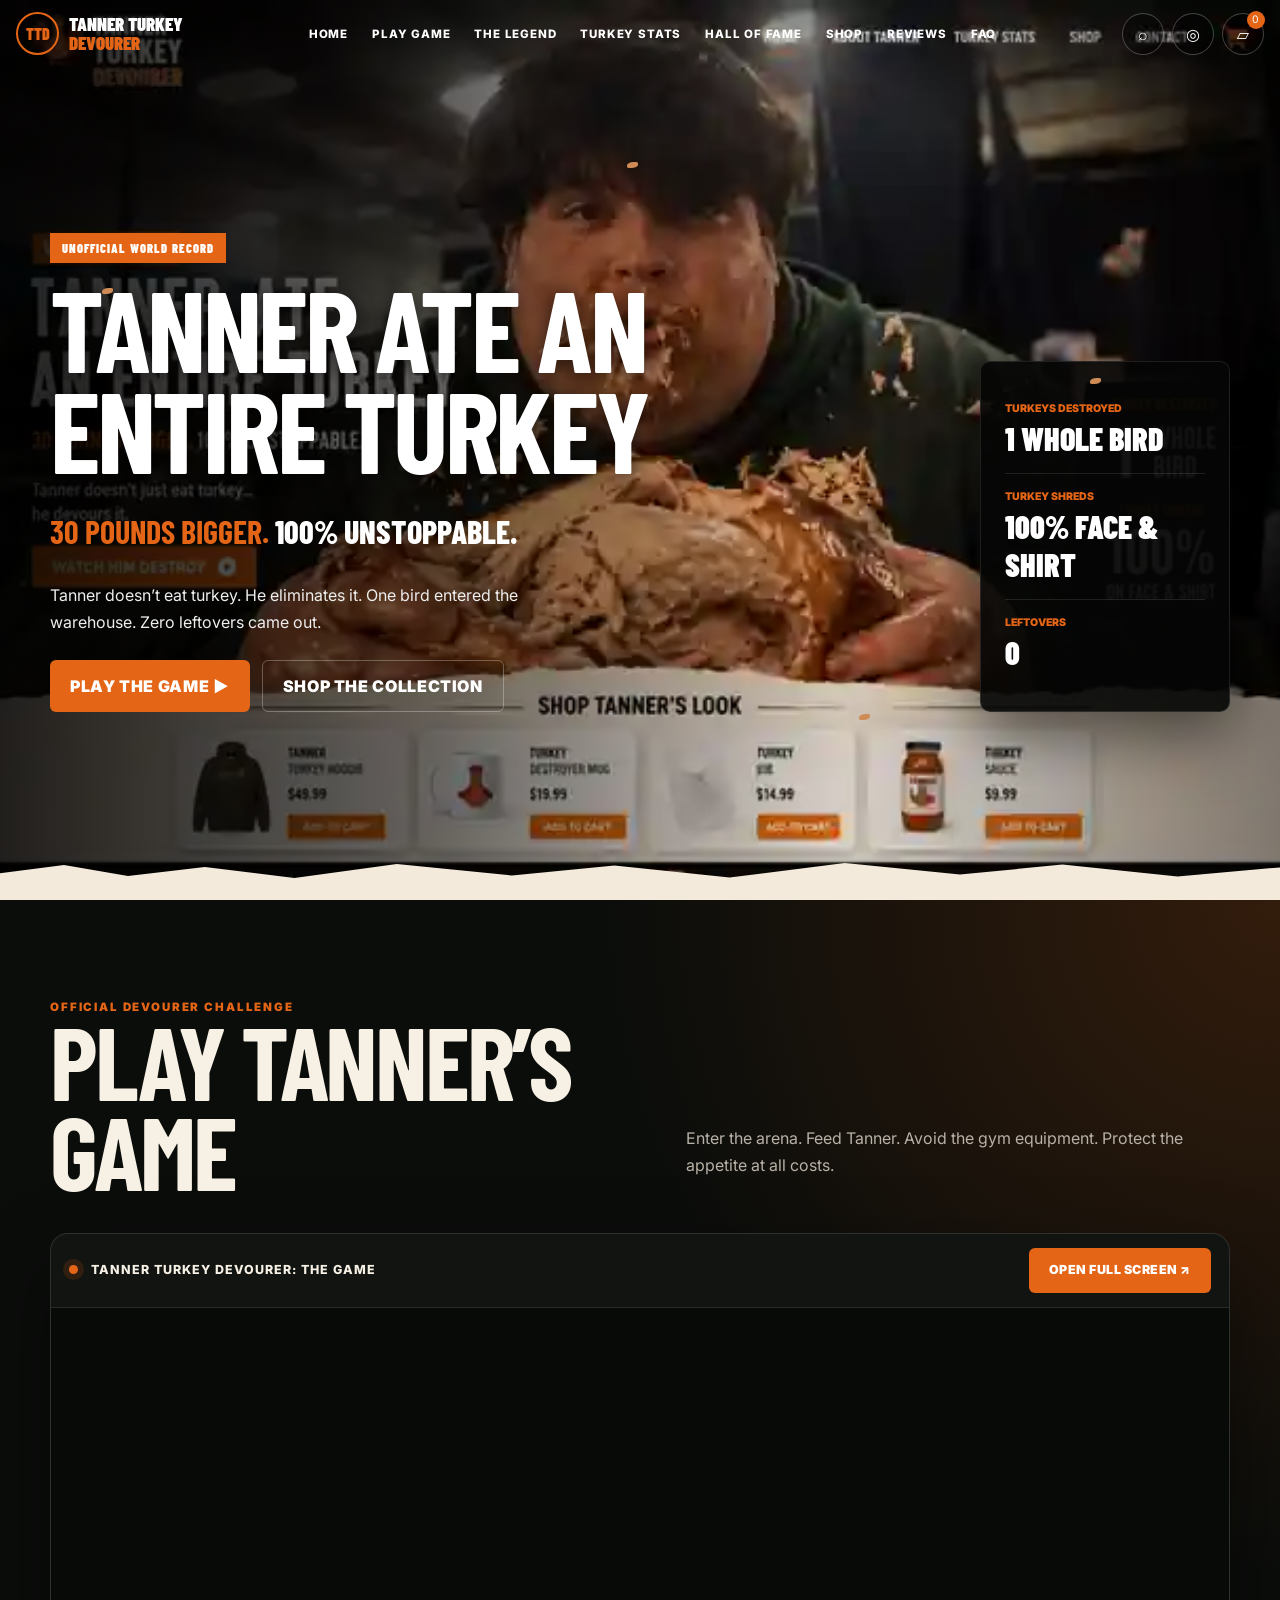
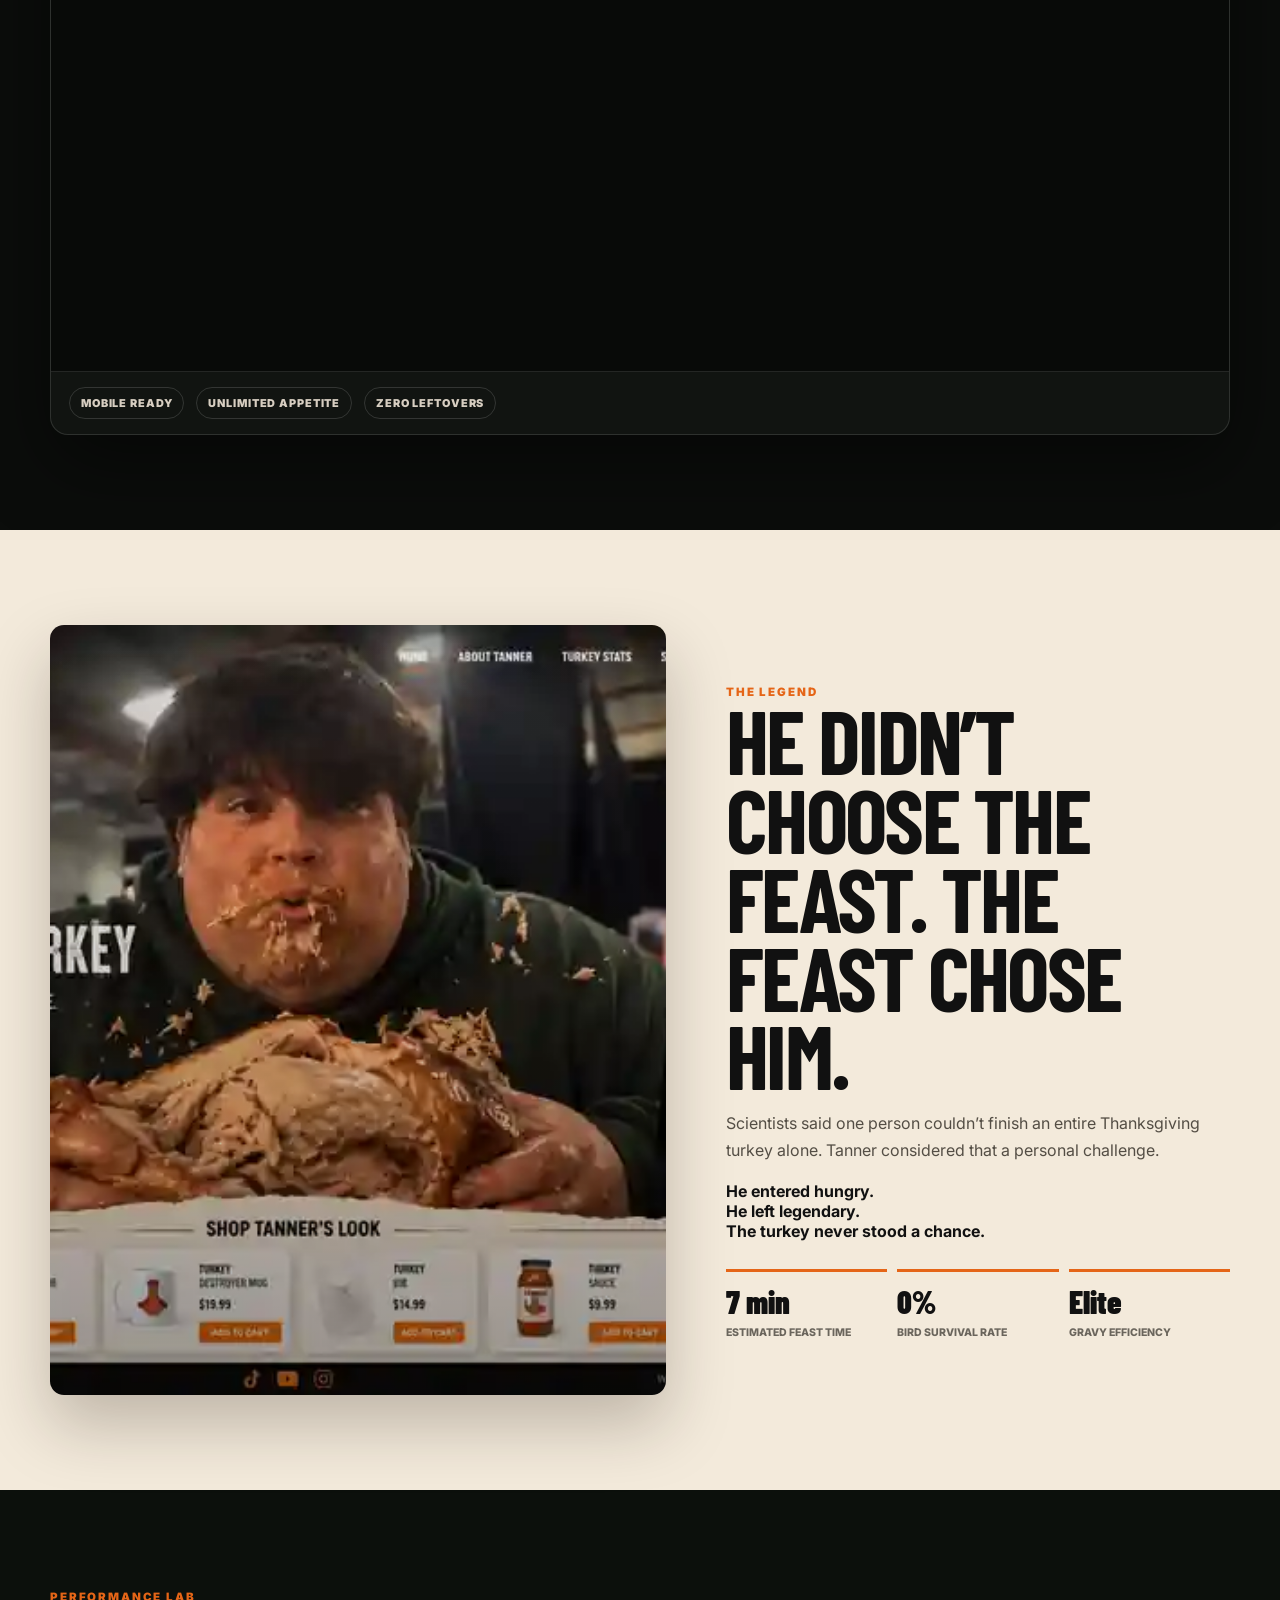
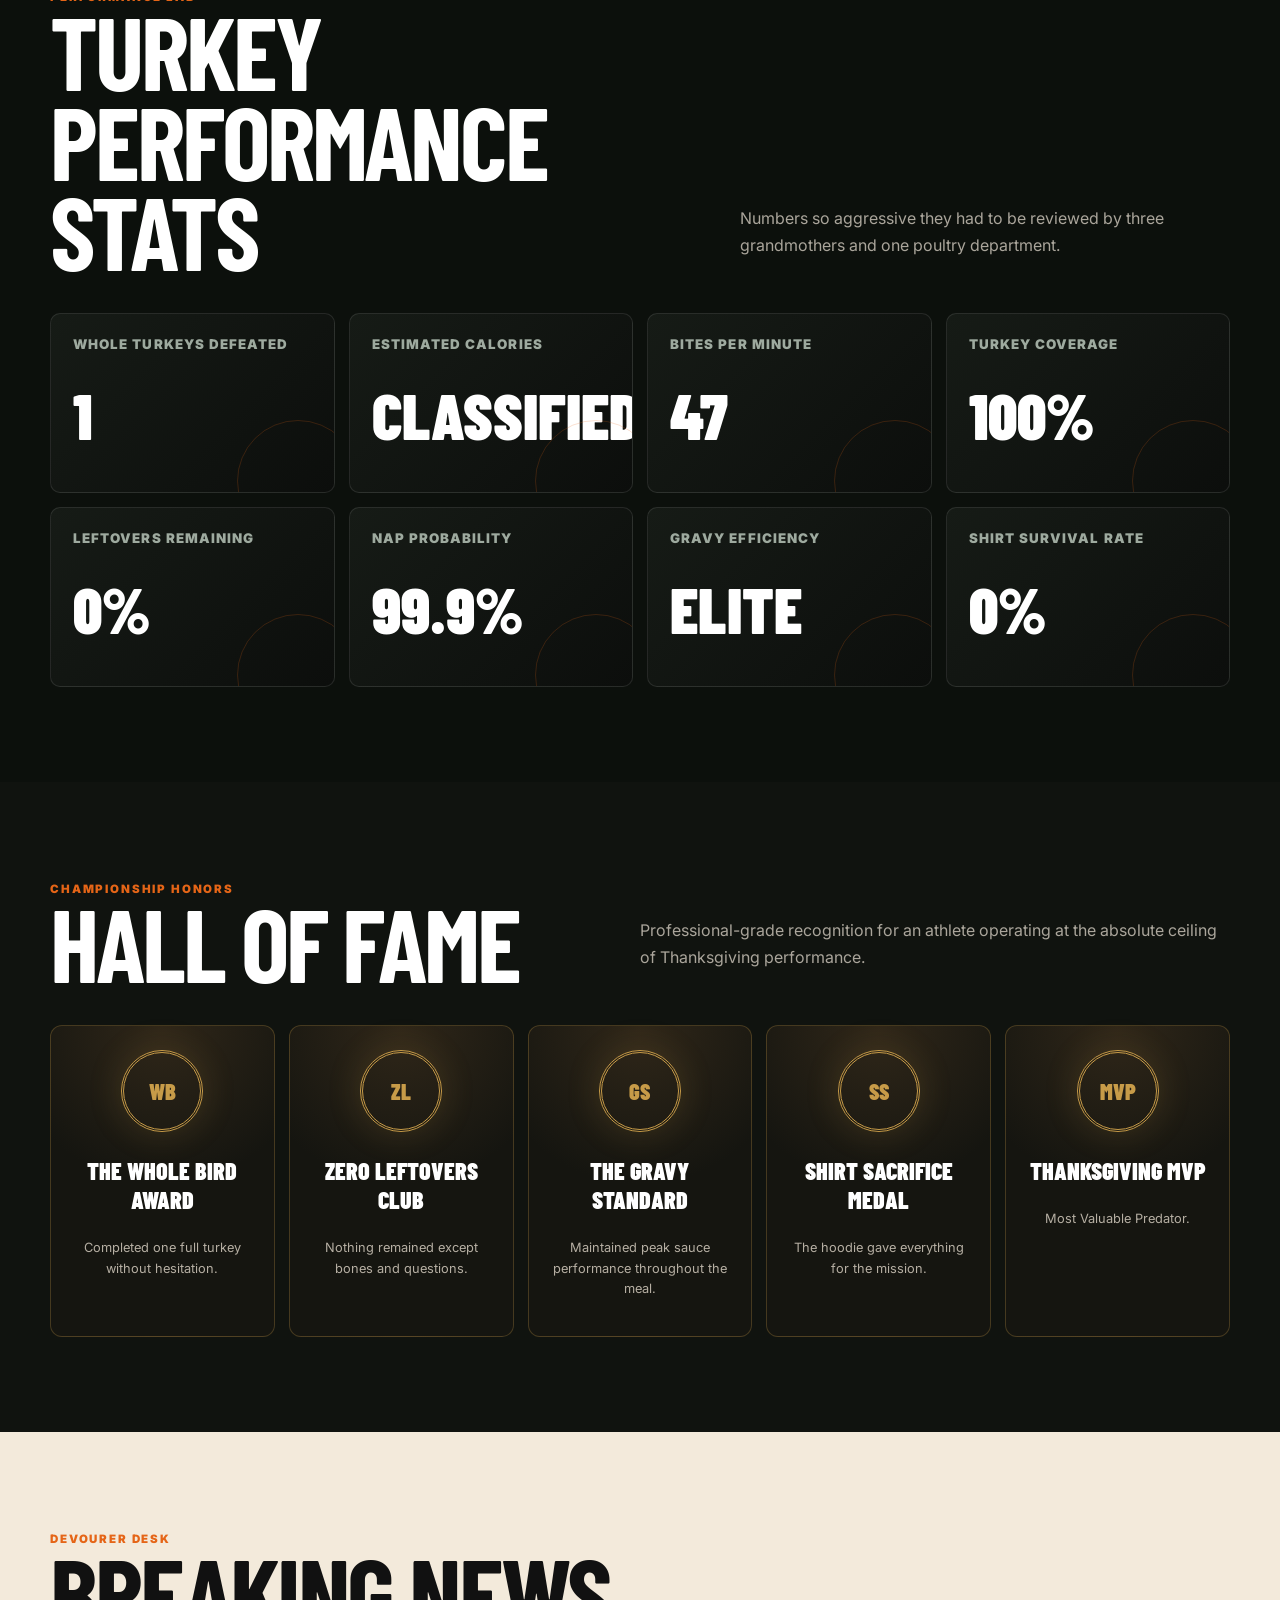
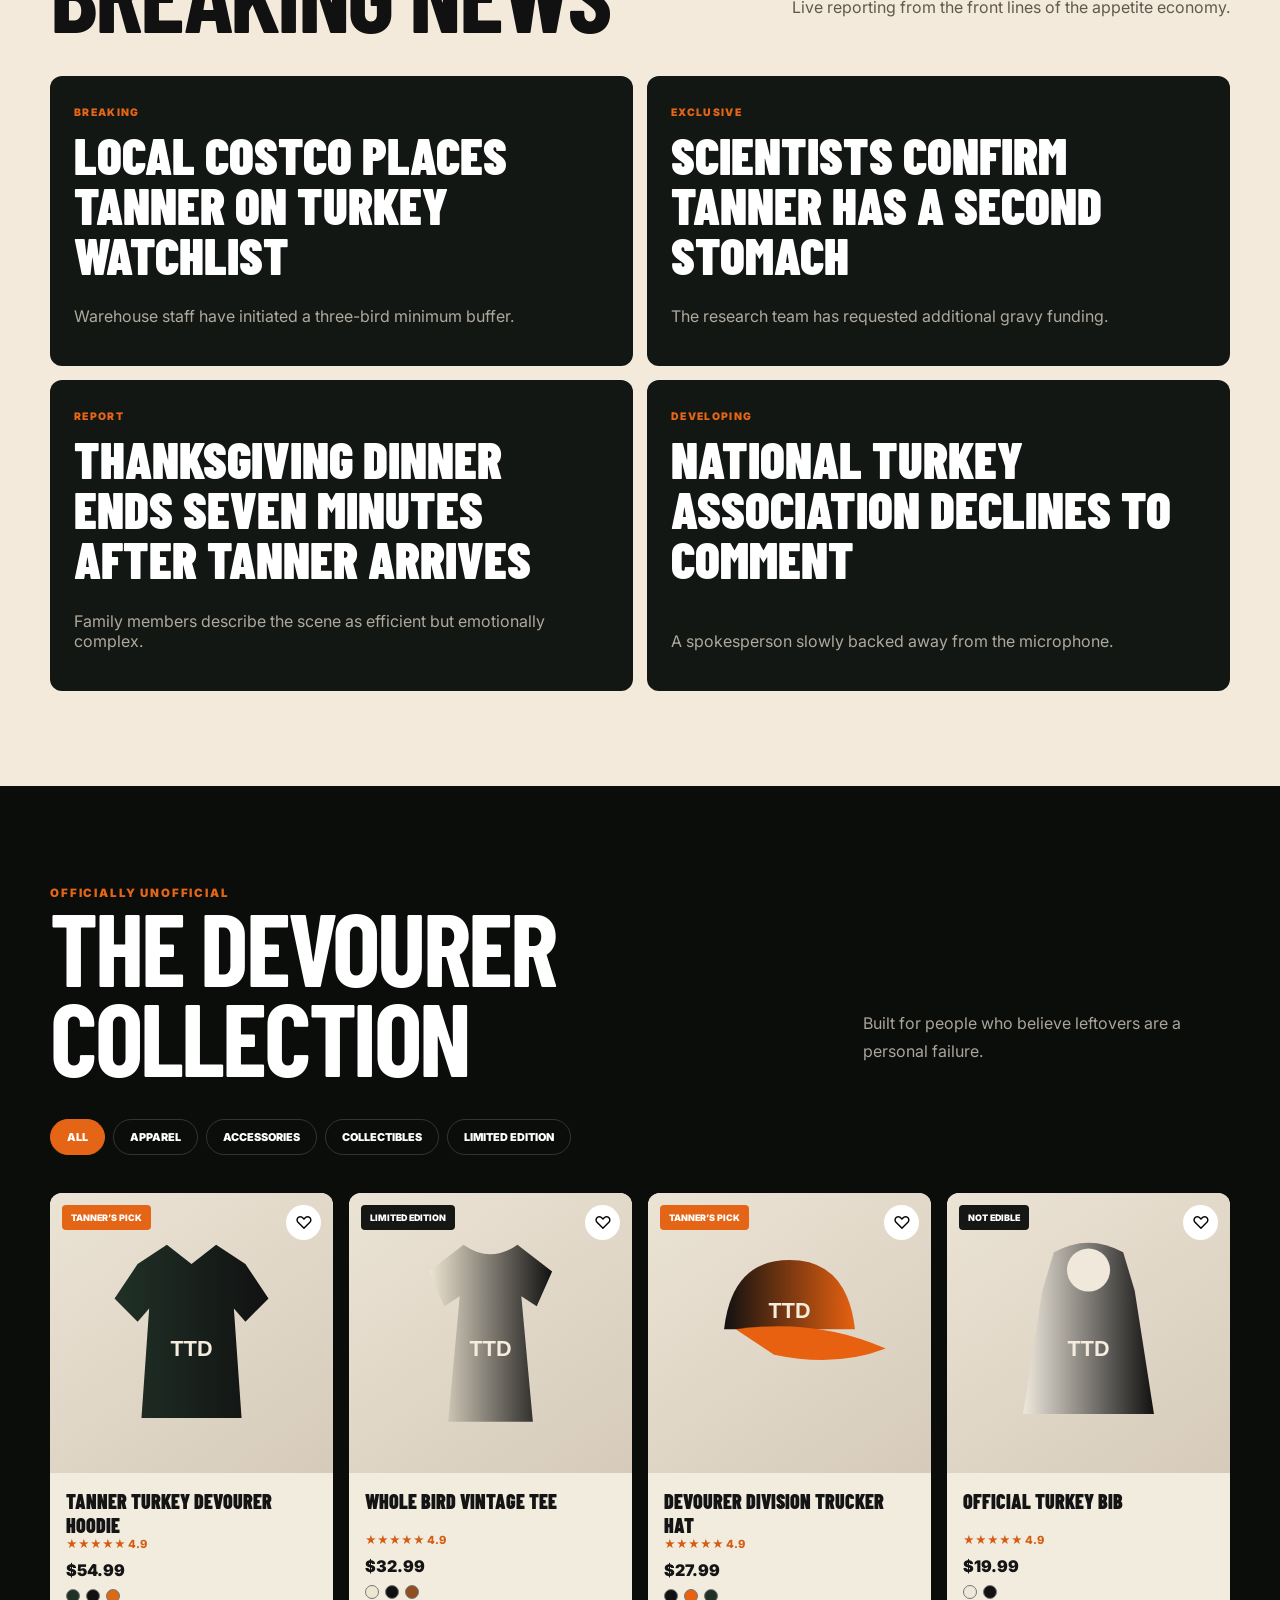
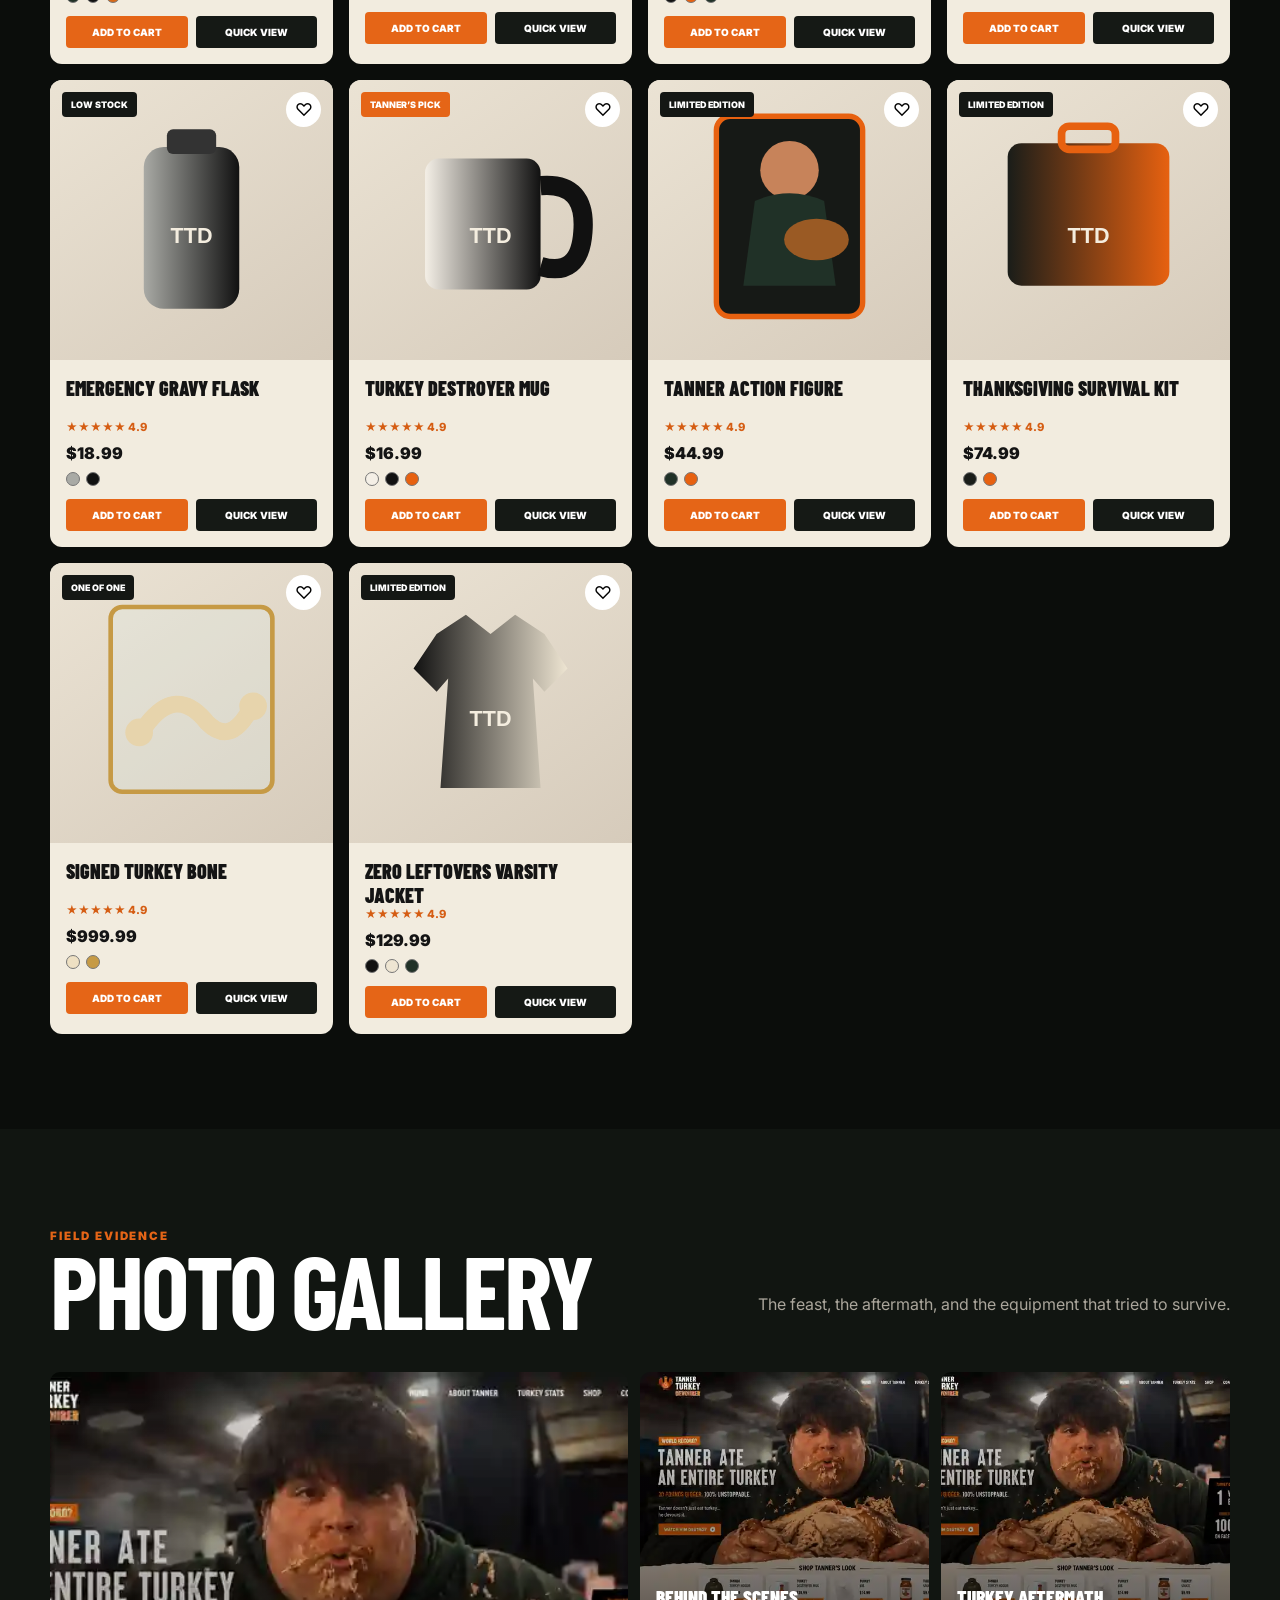
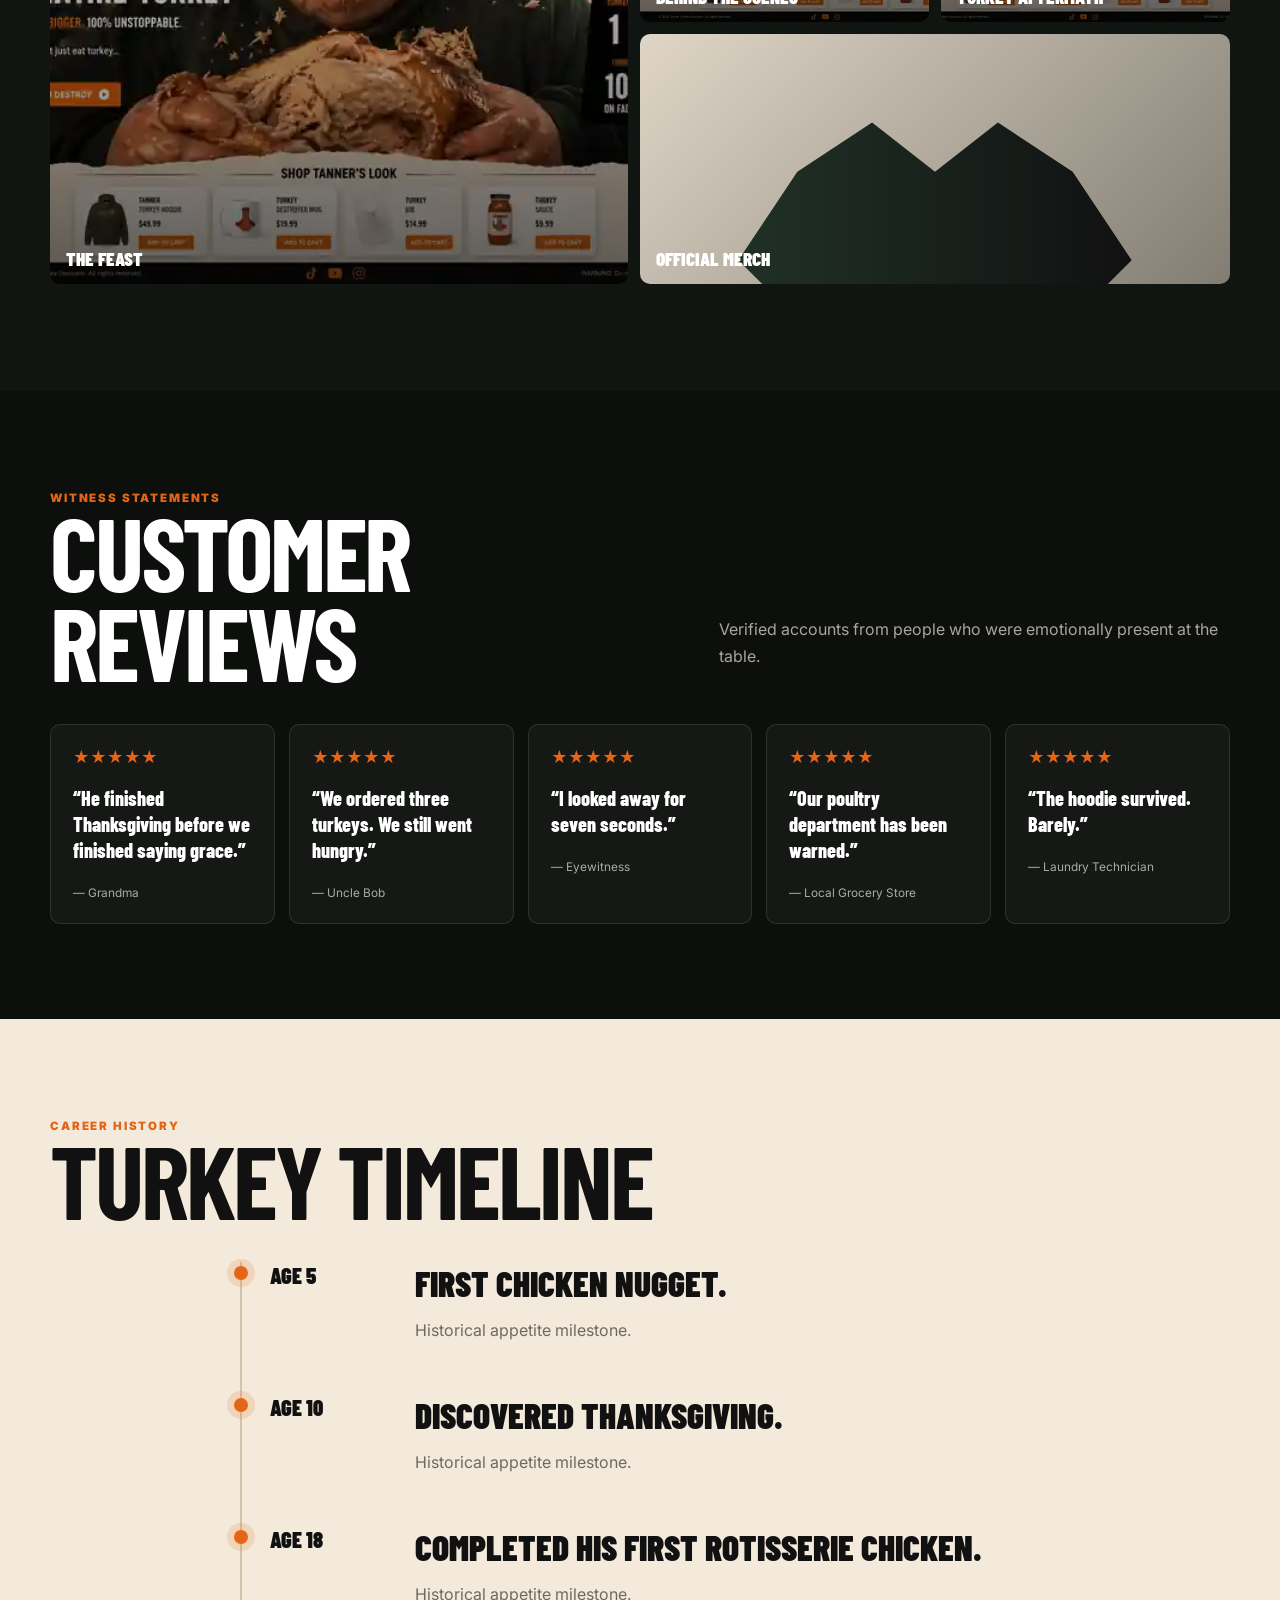
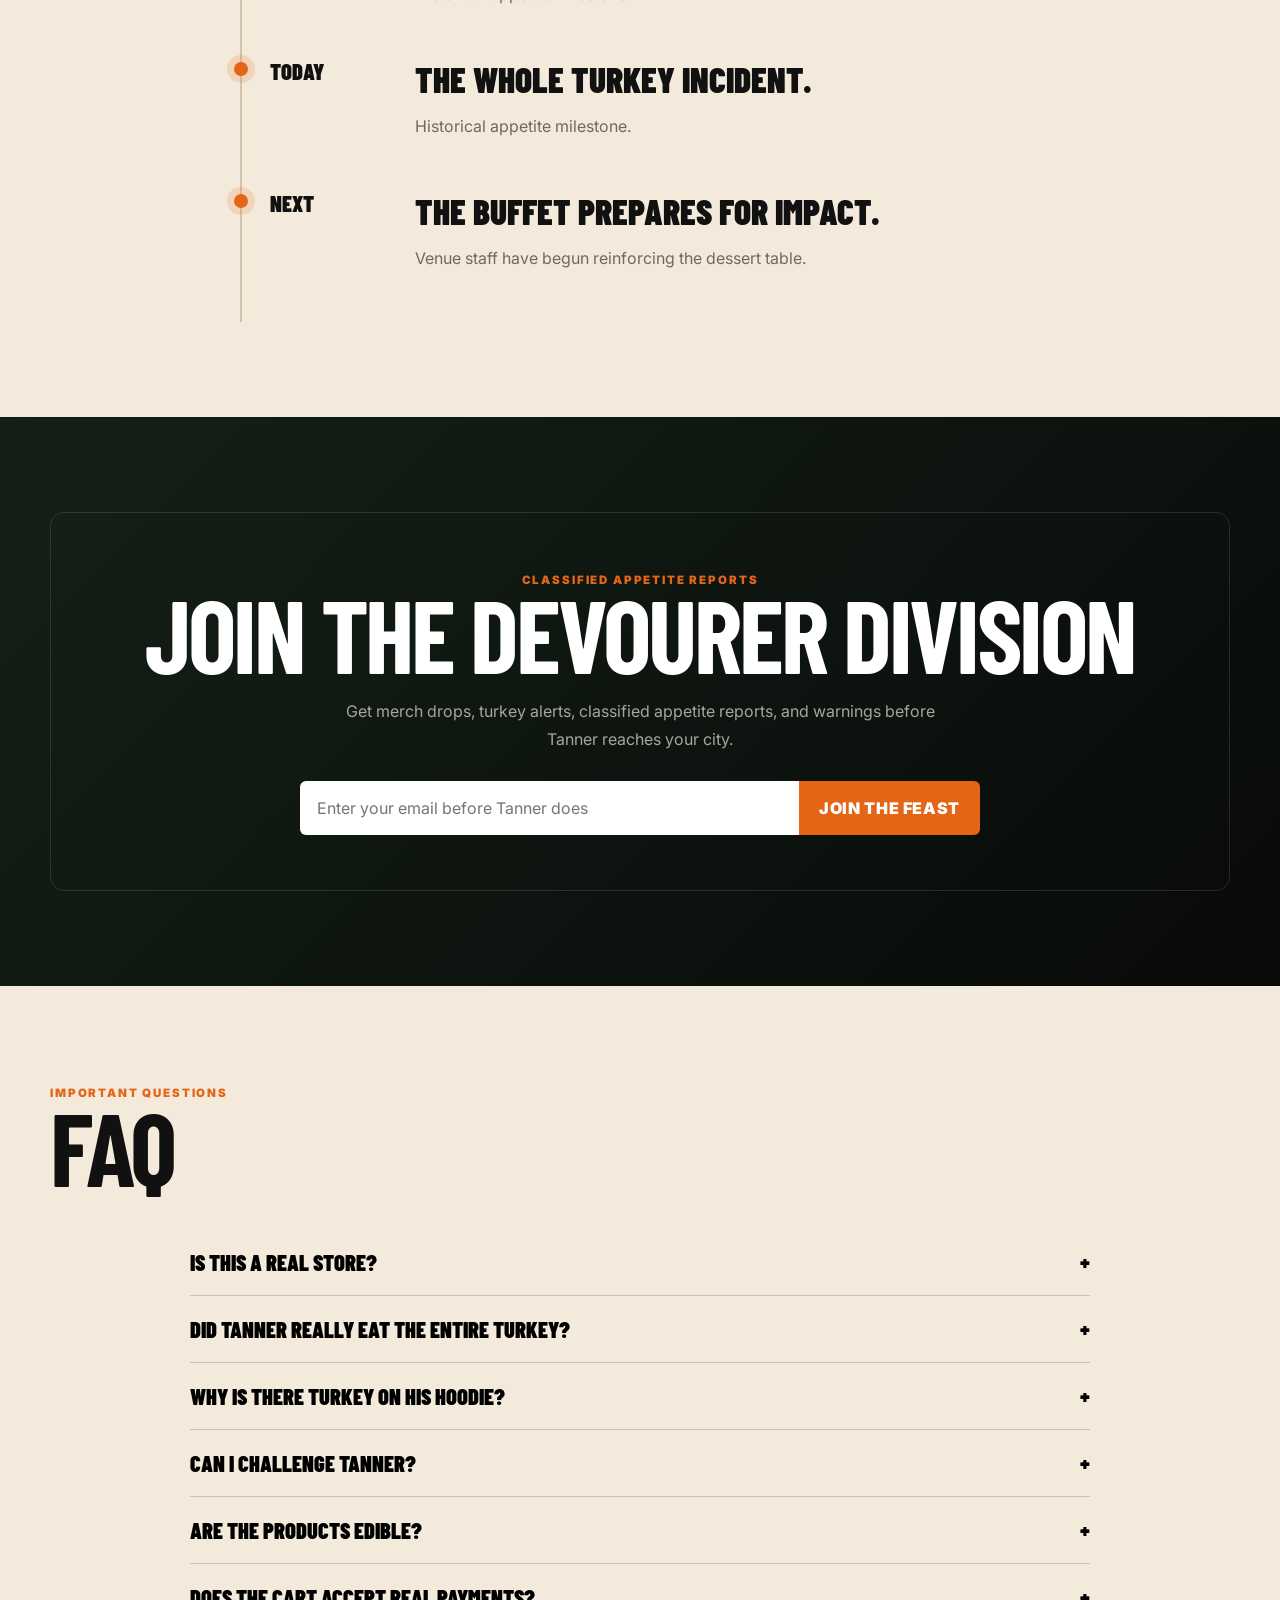
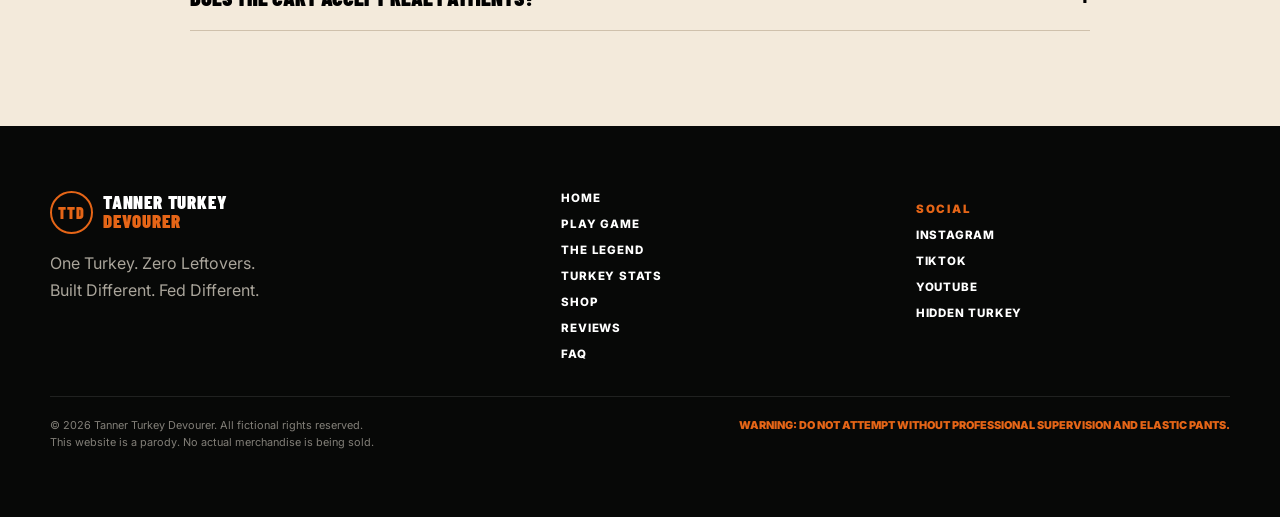
<file: index.html>
<!doctype html>
<html lang="en">
<head>
<meta charset="utf-8">
<meta name="viewport" content="width=device-width,initial-scale=1,viewport-fit=cover">
<meta name="theme-color" content="#090b09">
<title>Tanner Turkey Devourer</title>
<meta name="description" content="A fictional parody streetwear and entertainment brand. One Turkey. Zero Leftovers.">
<link rel="preconnect" href="https://fonts.googleapis.com">
<link rel="preconnect" href="https://fonts.gstatic.com" crossorigin>
<link href="https://fonts.googleapis.com/css2?family=Barlow+Condensed:wght@600;700;800;900&family=Inter:wght@400;500;600;700;800&display=swap" rel="stylesheet">
<link rel="stylesheet" href="styles-1.css"><link rel="stylesheet" href="styles-2.css">
</head>
<body>
<div id="loader"><div class="loader-mark"><div class="loader-turkey"></div>Preparing the bird</div></div>
<nav class="nav" id="nav"><div class="nav-inner">
<a class="logo" href="#home" id="logo"><div class="logo-badge">TTD</div><div class="logo-type">Tanner Turkey<span>Devourer</span></div></a>
<div class="nav-links"><a href="#home">Home</a><a href="#game">Play Game</a><a href="#legend">The Legend</a><a href="#stats">Turkey Stats</a><a href="#hall">Hall of Fame</a><a href="#shop">Shop</a><a href="#reviews">Reviews</a><a href="#faq">FAQ</a></div>
<div class="nav-actions"><button class="icon-btn hide-mobile" onclick="showToast('Search team is still looking for the leftovers.')">⌕</button><button class="icon-btn hide-mobile" onclick="showToast('Tanner is the only authorized athlete.')">◎</button><button class="icon-btn" id="cartButton">▱<span class="cart-count" id="cartCount">0</span></button><button class="icon-btn mobile-toggle" id="mobileToggle">☰</button></div>
</div></nav>
<div class="mobile-menu" id="mobileMenu"><a href="#home">Home</a><a href="#game">Play Game</a><a href="#legend">The Legend</a><a href="#stats">Turkey Stats</a><a href="#hall">Hall of Fame</a><a href="#shop">Shop</a><a href="#reviews">Reviews</a><a href="#faq">FAQ</a></div>
<header class="hero" id="home"><div class="hero-photo" role="img" aria-label="Tanner holding a giant roasted turkey"></div><div class="crumb c1"></div><div class="crumb c2"></div><div class="crumb c3"></div><div class="crumb c4"></div>
<div class="container hero-content"><div class="hero-copy reveal"><span class="hero-label">Unofficial World Record</span><h1 class="display">Tanner Ate an Entire Turkey</h1><p class="hero-sub"><b>30 pounds bigger.</b> 100% unstoppable.</p><p class="hero-desc">Tanner doesn’t eat turkey. He eliminates it. One bird entered the warehouse. Zero leftovers came out.</p><div class="hero-buttons"><button class="btn btn-primary" onclick="document.querySelector('#game').scrollIntoView()">Play the game ▶</button><button class="btn btn-secondary" onclick="document.querySelector('#shop').scrollIntoView()">Shop the collection</button></div></div>
<aside class="stats-panel reveal"><div class="hero-stat"><small>Turkeys destroyed</small><strong>1 Whole Bird</strong></div><div class="hero-stat"><small>Turkey shreds</small><strong>100% Face & Shirt</strong></div><div class="hero-stat"><small>Leftovers</small><strong>0</strong></div></aside></div></header>
<section class="section game-section" id="game"><div class="container"><div class="section-head reveal"><div><span class="eyebrow">Official Devourer Challenge</span><h2 class="display section-title">Play Tanner’s Game</h2></div><p class="section-copy">Enter the arena. Feed Tanner. Avoid the gym equipment. Protect the appetite at all costs.</p></div><div class="game-shell reveal"><div class="game-topbar"><div><span class="game-live-dot"></span> TANNER TURKEY DEVOURER: THE GAME</div><a class="btn btn-primary game-open" href="https://lovable.dev/preview/uY8O3c1zAyonM73dRT0PIW689rlk54ZN" target="_blank" rel="noopener noreferrer">Open Full Screen ↗</a></div><div class="game-frame-wrap"><iframe title="Tanner Turkey Devourer game" src="https://lovable.dev/preview/uY8O3c1zAyonM73dRT0PIW689rlk54ZN" loading="lazy" allow="fullscreen; autoplay; gamepad" referrerpolicy="no-referrer"></iframe><div class="game-fallback"><h3>Ready to Devour?</h3><p>Some browsers block embedded previews. Open the game in a new tab for the full experience.</p><a class="btn btn-primary" href="https://lovable.dev/preview/uY8O3c1zAyonM73dRT0PIW689rlk54ZN" target="_blank" rel="noopener noreferrer">Launch Tanner’s Game</a></div></div><div class="game-meta"><span>Mobile Ready</span><span>Unlimited Appetite</span><span>Zero Leftovers</span></div></div></div></section>
<section class="section legend" id="legend"><div class="container legend-grid"><div class="legend-photo reveal"></div><div class="reveal"><span class="eyebrow">The Legend</span><h2 class="display">He Didn’t Choose the Feast. The Feast Chose Him.</h2><p class="section-copy" style="color:#544e45">Scientists said one person couldn’t finish an entire Thanksgiving turkey alone. Tanner considered that a personal challenge.</p><p><strong>He entered hungry.<br>He left legendary.<br>The turkey never stood a chance.</strong></p><div class="pullquote"><div><strong>7 min</strong><small>Estimated feast time</small></div><div><strong>0%</strong><small>Bird survival rate</small></div><div><strong>Elite</strong><small>Gravy efficiency</small></div></div></div></div></section>
<section class="section stats" id="stats"><div class="container"><div class="section-head reveal"><div><span class="eyebrow">Performance Lab</span><h2 class="display section-title">Turkey Performance Stats</h2></div><p class="section-copy">Numbers so aggressive they had to be reviewed by three grandmothers and one poultry department.</p></div><div class="metric-grid" id="metricGrid"></div></div></section>
<section class="section awards" id="hall"><div class="container"><div class="section-head reveal"><div><span class="eyebrow">Championship Honors</span><h2 class="display section-title">Hall of Fame</h2></div><p class="section-copy">Professional-grade recognition for an athlete operating at the absolute ceiling of Thanksgiving performance.</p></div><div class="awards-grid" id="awardsGrid"></div></div></section>
<section class="section news"><div class="container"><div class="section-head reveal"><div><span class="eyebrow">Devourer Desk</span><h2 class="display section-title">Breaking News</h2></div><p class="section-copy" style="color:#5f594f">Live reporting from the front lines of the appetite economy.</p></div><div class="news-grid" id="newsGrid"></div></div></section>
<section class="section shop" id="shop"><div class="container"><div class="section-head reveal"><div><span class="eyebrow">Officially Unofficial</span><h2 class="display section-title">The Devourer Collection</h2></div><p class="section-copy">Built for people who believe leftovers are a personal failure.</p></div><div class="shop-controls"><button class="filter active" data-filter="All">All</button><button class="filter" data-filter="Apparel">Apparel</button><button class="filter" data-filter="Accessories">Accessories</button><button class="filter" data-filter="Collectibles">Collectibles</button><button class="filter" data-filter="Limited Edition">Limited Edition</button></div><div class="product-grid" id="productGrid"></div></div></section>
<section class="section gallery"><div class="container"><div class="section-head reveal"><div><span class="eyebrow">Field Evidence</span><h2 class="display section-title">Photo Gallery</h2></div><p class="section-copy">The feast, the aftermath, and the equipment that tried to survive.</p></div><div class="gallery-grid"><div class="gallery-item"><div class="gallery-photo"></div><span>The Feast</span></div><div class="gallery-item"><div class="gallery-photo" style="background-position:left"></div><span>Behind the Scenes</span></div><div class="gallery-item"><div class="gallery-photo" style="background-position:center bottom"></div><span>Turkey Aftermath</span></div><div class="gallery-item merch-gallery"><div id="galleryMerch" style="width:100%;height:100%;display:grid;place-items:center"></div><span>Official Merch</span></div><div class="gallery-item"><div class="gallery-photo" style="filter:grayscale(1) contrast(1.2)"></div><span>Championship Moments</span></div></div></div></section>
<section class="section reviews" id="reviews"><div class="container"><div class="section-head reveal"><div><span class="eyebrow">Witness Statements</span><h2 class="display section-title">Customer Reviews</h2></div><p class="section-copy">Verified accounts from people who were emotionally present at the table.</p></div><div class="review-track" id="reviewTrack"></div></div></section>
<section class="section timeline"><div class="container"><div class="section-head reveal"><div><span class="eyebrow">Career History</span><h2 class="display section-title">Turkey Timeline</h2></div></div><div class="timeline-list" id="timelineList"></div></div></section>
<section class="section signup"><div class="container"><div class="signup-box reveal"><span class="eyebrow">Classified Appetite Reports</span><h2 class="display section-title">Join the Devourer Division</h2><p class="section-copy" style="margin:20px auto 0">Get merch drops, turkey alerts, classified appetite reports, and warnings before Tanner reaches your city.</p><form class="signup-form" id="signupForm"><input type="email" required placeholder="Enter your email before Tanner does"><button class="btn btn-primary">Join the feast</button></form><p id="signupMessage" style="display:none;color:#f8b27d;font-weight:800">Enrollment simulated. No information was stored.</p></div></div></section>
<section class="section faq" id="faq"><div class="container"><div class="section-head reveal"><div><span class="eyebrow">Important Questions</span><h2 class="display section-title">FAQ</h2></div></div><div class="faq-list" id="faqList"></div></div></section>
<footer class="footer"><div class="container"><div class="footer-grid"><div><a class="logo" href="#home"><div class="logo-badge">TTD</div><div class="logo-type">Tanner Turkey<span>Devourer</span></div></a><p class="section-copy">One Turkey. Zero Leftovers.<br>Built Different. Fed Different.</p></div><div class="footer-links"><a href="#home">Home</a><a href="#game">Play Game</a><a href="#legend">The Legend</a><a href="#stats">Turkey Stats</a><a href="#shop">Shop</a><a href="#reviews">Reviews</a><a href="#faq">FAQ</a></div><div><p class="eyebrow">Social</p><div class="footer-links"><a href="#" onclick="showToast('Instagram account currently digesting.')">Instagram</a><a href="#" onclick="showToast('TikTok has been placed on turkey watch.')">TikTok</a><a href="#" onclick="showToast('YouTube footage remains classified.')">YouTube</a><a href="#" id="secretTurkey">Hidden Turkey</a></div></div></div><div class="disclaimer"><div>© 2026 Tanner Turkey Devourer. All fictional rights reserved.<br>This website is a parody. No actual merchandise is being sold.</div><div class="warning">Warning: Do not attempt without professional supervision and elastic pants.</div></div></div></footer>
<button class="back-top" id="backTop">↑</button>
<div class="drawer" id="cartDrawer"><div class="drawer-backdrop"></div><aside class="drawer-panel"><div class="drawer-head"><h2>Your Feast Cart</h2><button class="icon-btn" id="closeCartButton" style="color:#111;background:white">×</button></div><div class="cart-items" id="cartItems"></div><div class="cart-foot"><div class="inventory-note" id="inventoryNote">Only 3 left. Tanner found the warehouse.</div><div class="subtotal"><span>Subtotal</span><span id="subtotal">$0.00</span></div><button class="btn btn-primary" id="checkoutButton" style="width:100%">Proceed to fake checkout</button></div></aside></div>
<div class="modal" id="quickModal"><div class="modal-card"><button class="modal-close">×</button><div class="quick-grid"><div class="quick-visual" id="quickVisual"></div><div class="quick-copy"><span class="eyebrow">Devourer Collection</span><h2 id="quickName"></h2><div class="rating">★★★★★ 4.9 fictional rating</div><p id="quickDesc" style="line-height:1.7;color:#5d584f"></p><h3 id="quickPrice"></h3><label>Size</label><select id="quickSize" style="width:100%;padding:12px;margin:8px 0 18px"><option>S</option><option>M</option><option selected>L</option><option>XL</option><option>One Size</option></select><button class="btn btn-primary" id="quickAdd" style="width:100%">Add to cart</button></div></div></div></div>
<div class="modal" id="checkoutModal"><div class="checkout-card"><span class="eyebrow">Final Verification</span><h2>This Store Is a Parody.</h2><p>No payment information is collected. No real order is processed. Your imaginary turkey equipment remains safely imaginary.</p><button class="btn btn-primary" id="returnFeast">Return to the feast</button><button class="btn btn-secondary" id="inventoryCancel" style="color:#111;border-color:#bbb;margin-top:10px">Test alternate ending</button></div></div>
<div class="modal" id="lightbox"><button class="modal-close">×</button><div class="lightbox-photo"></div></div><div class="toast" id="toast"></div>
<script src="hero-hq-1.js"></script><script src="hero-hq-2.js"></script><script src="hero-hq-3.js"></script><script src="hero-hq-4.js"></script><script src="app-1.js"></script><script src="app-2.js"></script>
</body></html>
</file>
<file: styles-1.css>
:root{--black:#080a08;--charcoal:#121512;--green:#203126;--cream:#f3eadb;--orange:#e56517;--gold:#c79b48;--muted:#aaa59b;--hero:none}
*{box-sizing:border-box}html{scroll-behavior:smooth}body{margin:0;background:var(--black);color:white;font-family:Inter,system-ui,sans-serif;overflow-x:hidden}
body.no-scroll{overflow:hidden}button,a,input,select{font:inherit}.display{font-family:"Barlow Condensed",sans-serif;text-transform:uppercase;letter-spacing:-.03em;line-height:.88;margin:0}
.container{width:min(1180px,calc(100% - 36px));margin:auto}.section{padding:95px 0}.eyebrow{display:inline-block;color:var(--orange);font-size:.72rem;font-weight:900;letter-spacing:.16em;text-transform:uppercase}
.section-head{display:flex;justify-content:space-between;align-items:end;gap:30px;margin-bottom:38px}.section-title{font-size:clamp(3rem,8vw,6.4rem)}.section-copy{max-width:590px;color:var(--muted);line-height:1.7}
.btn{border:0;border-radius:6px;padding:15px 20px;text-transform:uppercase;font-weight:900;letter-spacing:.04em;cursor:pointer;transition:.2s transform,.2s background}.btn:hover{transform:translateY(-2px)}.btn-primary{background:var(--orange);color:white}.btn-secondary{background:transparent;border:1px solid rgba(255,255,255,.28);color:white}
.nav{position:fixed;z-index:60;top:0;left:0;width:100%;padding:max(12px,env(safe-area-inset-top)) 0 12px;transition:.25s}.nav.scrolled{background:rgba(8,10,8,.94);backdrop-filter:blur(16px);box-shadow:0 8px 30px rgba(0,0,0,.35)}
.nav-inner{width:min(1380px,calc(100% - 32px));margin:auto;display:flex;align-items:center;justify-content:space-between}.logo{display:flex;align-items:center;gap:10px;color:white;text-decoration:none}.logo-badge{width:43px;height:43px;border:2px solid var(--orange);border-radius:50%;display:grid;place-items:center;color:var(--orange);font:900 1rem "Barlow Condensed"}.logo-type{font:900 1.18rem/1 "Barlow Condensed";text-transform:uppercase}.logo-type span{color:var(--orange);display:block}.nav-links{display:flex;gap:24px}.nav-links a,.footer a{color:white;text-decoration:none;font-size:.72rem;font-weight:800;text-transform:uppercase;letter-spacing:.07em}.nav-actions{display:flex;gap:8px}.icon-btn{width:42px;height:42px;border-radius:50%;border:1px solid rgba(255,255,255,.25);background:rgba(0,0,0,.35);color:white;display:grid;place-items:center;cursor:pointer;position:relative}.cart-count{position:absolute;right:-2px;top:-3px;min-width:18px;height:18px;border-radius:50%;background:var(--orange);font-size:.65rem;display:grid;place-items:center}.mobile-toggle{display:none}
.mobile-menu{display:none;position:fixed;z-index:58;top:72px;left:18px;right:18px;background:#111611;border:1px solid rgba(255,255,255,.12);border-radius:14px;padding:14px}.mobile-menu.open{display:grid}.mobile-menu a{padding:13px;color:white;text-decoration:none;text-transform:uppercase;font-weight:900;border-bottom:1px solid rgba(255,255,255,.08)}
.hero{position:relative;min-height:100svh;display:grid;align-items:center;overflow:hidden;background:#070807}.hero-photo{position:absolute;inset:0;background-image:linear-gradient(90deg,rgba(0,0,0,.86) 0%,rgba(0,0,0,.55) 35%,rgba(0,0,0,.08) 66%,rgba(0,0,0,.45) 100%),var(--hero);background-size:cover;background-position:center 42%}
.hero:after{content:"";position:absolute;left:0;right:0;bottom:-1px;height:48px;background:var(--cream);clip-path:polygon(0 42%,5% 25%,10% 48%,16% 29%,23% 52%,31% 23%,40% 47%,48% 26%,57% 51%,66% 21%,75% 45%,83% 24%,92% 49%,100% 30%,100% 100%,0 100%)}
.hero-content{position:relative;z-index:2;padding:150px 0 105px;display:grid;grid-template-columns:minmax(0,1fr) 250px;gap:40px;align-items:end}.hero-copy{max-width:620px}.hero-label{display:inline-block;background:var(--orange);padding:8px 12px;font:900 .78rem "Barlow Condensed";text-transform:uppercase;letter-spacing:.08em}.hero h1{font-size:clamp(4.2rem,9vw,8rem);max-width:750px;text-shadow:0 3px 18px rgba(0,0,0,.6);margin:14px 0}.hero-sub{font:800 clamp(1.2rem,3vw,2rem) "Barlow Condensed";text-transform:uppercase}.hero-sub b{color:var(--orange)}.hero-desc{max-width:490px;line-height:1.7;color:#eee}.hero-buttons{display:flex;flex-wrap:wrap;gap:12px;margin-top:24px}
.stats-panel{background:rgba(5,6,5,.91);border:1px solid rgba(255,255,255,.1);padding:24px;border-radius:10px;box-shadow:0 24px 60px rgba(0,0,0,.5)}.hero-stat{padding:16px 0;border-bottom:1px solid rgba(255,255,255,.11)}.hero-stat:last-child{border:0}.hero-stat small{display:block;color:var(--orange);font-weight:900;text-transform:uppercase;font-size:.66rem}.hero-stat strong{display:block;font:900 2rem "Barlow Condensed";text-transform:uppercase;margin-top:4px}
.crumb{position:absolute;z-index:3;width:11px;height:6px;background:#cf8b55;border-radius:60% 20%;animation:float 6s ease-in-out infinite}.c1{left:8%;top:32%}.c2{left:49%;top:18%;animation-delay:1s}.c3{right:14%;top:42%;animation-delay:2s}.c4{right:32%;bottom:20%;animation-delay:3s}@keyframes float{50%{transform:translate(14px,-18px) rotate(120deg)}}
.legend,.news,.timeline,.faq{background:var(--cream);color:#111}.legend-grid{display:grid;grid-template-columns:1.1fr .9fr;gap:60px;align-items:center}.legend-photo{aspect-ratio:4/5;border-radius:14px;background-image:linear-gradient(180deg,transparent,rgba(0,0,0,.35)),var(--hero);background-size:cover;background-position:62% center;box-shadow:0 30px 65px rgba(34,24,15,.25)}.legend h2{font-size:clamp(3.7rem,7vw,7rem)}.pullquote{display:grid;grid-template-columns:repeat(3,1fr);gap:10px;margin-top:28px}.pullquote div{border-top:3px solid var(--orange);padding-top:10px}.pullquote strong{font:900 2rem "Barlow Condensed";display:block}.pullquote small{font-size:.66rem;text-transform:uppercase;font-weight:800;color:#6a655c}
.stats{background:#0c100c}.metric-grid{display:grid;grid-template-columns:repeat(4,1fr);gap:14px}.metric-card{position:relative;min-height:180px;padding:22px;border:1px solid rgba(255,255,255,.1);border-radius:10px;background:linear-gradient(135deg,#161b16,#0c0e0c);overflow:hidden}.metric-card:before{content:"";position:absolute;inset:auto -25px -50px auto;width:120px;height:120px;border:1px solid rgba(229,101,23,.2);border-radius:50%}.metric-card small{display:block;text-transform:uppercase;font-weight:900;letter-spacing:.08em;color:#9eaa9f}.metric-card strong{display:block;font:900 clamp(2.6rem,5vw,4.4rem) "Barlow Condensed";text-transform:uppercase;margin-top:24px}.tooltip{position:absolute;left:15px;right:15px;bottom:12px;background:#f4ead9;color:#111;padding:9px;border-radius:8px;font-size:.68rem;opacity:0;transform:translateY(10px);transition:.2s}.metric-card:hover .tooltip{opacity:1;transform:none}
.awards{background:#10130f}.awards-grid{display:grid;grid-template-columns:repeat(5,1fr);gap:14px}.award{padding:24px 17px;border:1px solid rgba(199,155,72,.27);background:radial-gradient(circle at top,#302719,#151510 48%);border-radius:12px;text-align:center;transition:.25s}.award:hover{transform:translateY(-7px) rotateX(3deg)}.medal{width:82px;height:82px;border-radius:50%;margin:0 auto 18px;display:grid;place-items:center;border:3px double var(--gold);color:var(--gold);font:900 1.4rem "Barlow Condensed";box-shadow:0 0 35px rgba(199,155,72,.18)}.award h3{font:900 1.5rem "Barlow Condensed";text-transform:uppercase}.award p{color:#b6afa3;font-size:.8rem;line-height:1.6}
.news-grid{display:grid;grid-template-columns:repeat(2,1fr);gap:14px}.news-card{min-height:220px;background:#131713;color:white;border-radius:12px;padding:24px;display:flex;flex-direction:column;justify-content:space-between}.news-label{color:var(--orange);font-size:.65rem;text-transform:uppercase;font-weight:900;letter-spacing:.13em}.news-card h3{font:900 clamp(2rem,4vw,3.3rem)/.98 "Barlow Condensed";text-transform:uppercase;margin:10px 0}.news-card p{color:#afa99d}
.shop{background:#0b0d0b}.shop-controls{display:flex;gap:8px;overflow:auto;padding-bottom:12px;margin-bottom:26px}.filter{white-space:nowrap;border:1px solid rgba(255,255,255,.16);background:transparent;color:white;border-radius:99px;padding:10px 16px;font-size:.68rem;font-weight:900;text-transform:uppercase}.filter.active{background:var(--orange);border-color:var(--orange)}.product-grid{display:grid;grid-template-columns:repeat(4,1fr);gap:16px}.product-card{background:#f2ecdf;color:#141414;border-radius:12px;overflow:hidden;position:relative}.product-visual{height:280px;background:linear-gradient(145deg,#ebe3d4,#d6cbbb);display:grid;place-items:center;position:relative}.product-visual svg{height:88%;width:88%;transition:.25s}.product-card:hover .product-visual svg{transform:scale(1.04) rotate(-1deg)}.badges{position:absolute;left:12px;top:12px;z-index:2}.badge{display:block;background:#141714;color:white;padding:7px 9px;border-radius:4px;font-size:.56rem;text-transform:uppercase;font-weight:900}.badge.orange{background:var(--orange)}.wishlist{position:absolute;right:12px;top:12px;width:35px;height:35px;border-radius:50%;border:0;background:white;font-size:1.1rem}.product-info{padding:16px}.product-name{min-height:44px;font:900 1.25rem "Barlow Condensed";text-transform:uppercase;margin:0}.rating{color:#d55d13;font-size:.7rem;font-weight:800}.price{font-weight:900;margin:9px 0}.swatches{display:flex;gap:6px}.swatch{width:14px;height:14px;border-radius:50%;border:1px solid #777}.product-actions{display:grid;grid-template-columns:1fr 1fr;gap:8px;margin-top:13px}.product-actions button{border:0;padding:10px 5px;border-radius:4px;text-transform:uppercase;font-size:.62rem;font-weight:900}.add{background:var(--orange);color:white}.quick{background:#151915;color:white}
.gallery{background:#111511}.gallery-grid{display:grid;grid-template-columns:2fr 1fr 1fr;grid-template-rows:250px 250px;gap:12px}.gallery-item{position:relative;overflow:hidden;border-radius:10px;cursor:pointer;background:#242a23}.gallery-item:first-child{grid-row:1/3}.gallery-item:nth-child(4){grid-column:2/4}.gallery-photo{width:100%;height:100%;background-image:linear-gradient(180deg,transparent,rgba(0,0,0,.6)),var(--hero);background-size:cover;background-position:center}.gallery-item span{position:absolute;left:16px;bottom:14px;font:900 1.2rem "Barlow Condensed";text-transform:uppercase}.gallery-item:hover .gallery-photo{transform:scale(1.04)}.merch-gallery{display:grid;place-items:center;background:linear-gradient(135deg,#dfd6c7,#827d72)}
.reviews{background:#0d0f0d}.review-track{display:grid;grid-template-columns:repeat(5,1fr);gap:14px;overflow:auto}.review{min-width:220px;border:1px solid rgba(255,255,255,.11);padding:22px;border-radius:10px;background:#151815}.stars{color:var(--orange)}.review blockquote{font:800 1.25rem/1.3 "Barlow Condensed";margin:18px 0}.review cite{font-style:normal;color:#aaa;font-size:.74rem}
.timeline-list{max-width:800px;margin:auto;border-left:2px solid #d4c3ac}.timeline-item{display:grid;grid-template-columns:120px 1fr;gap:25px;padding:0 0 38px 28px;position:relative}.timeline-item:before{content:"";position:absolute;left:-8px;top:4px;width:14px;height:14px;border-radius:50%;background:var(--orange);box-shadow:0 0 0 7px rgba(229,101,23,.16)}.timeline-age{font:900 1.4rem "Barlow Condensed";text-transform:uppercase}.timeline-copy strong{font:900 2.2rem "Barlow Condensed";text-transform:uppercase}.timeline-copy p{color:#70695f}
.signup{background:linear-gradient(135deg,#142017,#080a08);text-align:center}.signup-box{border:1px solid rgba(255,255,255,.12);padding:55px;border-radius:14px}.signup-form{display:flex;max-width:680px;margin:28px auto 0}.signup-form input{flex:1;border:0;padding:17px;border-radius:6px 0 0 6px}.signup-form button{border-radius:0 6px 6px 0}
</file>
<file: styles-2.css>
.faq-list{max-width:900px;margin:auto}.faq-item{border-bottom:1px solid #cfc1ac}.faq-q{width:100%;background:none;border:0;text-align:left;padding:20px 0;display:flex;justify-content:space-between;font:900 1.4rem "Barlow Condensed";text-transform:uppercase}.faq-a{max-height:0;overflow:hidden;color:#6e675e;transition:.25s;line-height:1.6}.faq-item.open .faq-a{max-height:120px;padding-bottom:20px}
.footer{padding:65px 0;background:#070807}.footer-grid{display:grid;grid-template-columns:1.5fr 1fr 1fr;gap:40px}.footer-links{display:grid;gap:12px}.disclaimer{border-top:1px solid rgba(255,255,255,.1);margin-top:35px;padding-top:20px;display:flex;justify-content:space-between;gap:20px;color:#827f78;font-size:.68rem;line-height:1.6}.warning{color:var(--orange);text-transform:uppercase;font-weight:900}
.drawer{position:fixed;inset:0;z-index:90;pointer-events:none}.drawer.open{pointer-events:auto}.drawer-backdrop{position:absolute;inset:0;background:rgba(0,0,0,.7);opacity:0;transition:.25s}.drawer.open .drawer-backdrop{opacity:1}.drawer-panel{position:absolute;right:0;top:0;bottom:0;width:min(460px,92vw);background:#f2eadc;color:#111;transform:translateX(100%);transition:.3s;display:flex;flex-direction:column}.drawer.open .drawer-panel{transform:none}.drawer-head{padding:20px;display:flex;justify-content:space-between;border-bottom:1px solid #d9cebb}.cart-items{padding:14px;overflow:auto;flex:1}.cart-item{display:grid;grid-template-columns:78px 1fr auto;gap:12px;align-items:center;padding:13px 0;border-bottom:1px solid #d8cdbb}.cart-thumb{height:78px;background:#ded4c4;border-radius:8px}.cart-thumb svg{width:100%;height:100%}.cart-item h4{font:900 1rem "Barlow Condensed";text-transform:uppercase;margin:0}.qty{display:flex;gap:8px;align-items:center;margin-top:7px}.qty button{width:26px;height:26px;border:0}.cart-foot{padding:18px;border-top:1px solid #d4c8b5}.inventory-note{background:#e3d4be;padding:10px;border-radius:5px;font-size:.73rem}.subtotal{display:flex;justify-content:space-between;font-weight:900;padding:17px 0}
.modal{position:fixed;inset:0;z-index:100;background:rgba(0,0,0,.8);display:none;place-items:center;padding:18px}.modal.open{display:grid}.modal-card,.checkout-card{width:min(850px,100%);background:#f1eadf;color:#111;border-radius:14px;padding:26px;position:relative}.modal-close{position:absolute;right:12px;top:12px;border:0;background:#111;color:white;width:38px;height:38px;border-radius:50%;font-size:1.2rem}.quick-grid{display:grid;grid-template-columns:1fr 1fr;gap:25px}.quick-visual{background:#ddd2c0;border-radius:10px;min-height:400px}.quick-visual svg{width:100%;height:100%}.quick-copy h2,.checkout-card h2{font:900 clamp(2.7rem,6vw,5rem)/.9 "Barlow Condensed";text-transform:uppercase}.checkout-card{text-align:center;max-width:600px}.lightbox-photo{width:min(1100px,95vw);height:min(76vh,760px);background-image:var(--hero);background-size:contain;background-repeat:no-repeat;background-position:center}.toast{position:fixed;z-index:120;left:50%;bottom:30px;transform:translate(-50%,30px);opacity:0;background:#f2eadf;color:#111;padding:13px 18px;border-radius:99px;font-size:.76rem;font-weight:900;transition:.25s}.toast.show{opacity:1;transform:translate(-50%,0)}.back-top{position:fixed;right:18px;bottom:18px;z-index:50;width:44px;height:44px;border-radius:50%;border:0;background:var(--orange);color:white;display:none}.back-top.show{display:block}
#loader{position:fixed;z-index:200;inset:0;background:#080a08;display:grid;place-items:center;transition:.45s}.loader-mark{text-align:center;text-transform:uppercase;font-size:.7rem;font-weight:900;letter-spacing:.15em}.loader-turkey{width:72px;height:55px;border-radius:50% 50% 45% 45%;background:var(--orange);margin:0 auto 18px;animation:spin 1.2s linear infinite;position:relative}.loader-turkey:after{content:"";position:absolute;width:18px;height:28px;border-radius:50%;background:#d7a66f;right:-4px;top:-15px}#loader.hide{opacity:0;pointer-events:none}@keyframes spin{to{transform:rotate(360deg)}}.reveal{opacity:0;transform:translateY(22px);transition:.65s}.reveal.visible{opacity:1;transform:none}
.feather{position:fixed;z-index:150;top:-30px;width:9px;height:22px;border-radius:90% 10%;background:#f0d4af;pointer-events:none;animation:fall linear forwards}@keyframes fall{to{transform:translate(var(--drift),110vh) rotate(700deg);opacity:.2}}
.game-section{background:radial-gradient(circle at top right,rgba(230,97,16,.18),transparent 38%),#0b0d0b;color:#f7f0e5}.game-section .section-copy{color:#b8b1a7}.game-shell{border:1px solid rgba(255,255,255,.12);background:#111411;border-radius:18px;overflow:hidden;box-shadow:0 30px 80px rgba(0,0,0,.45)}.game-topbar{min-height:72px;padding:14px 18px;display:flex;align-items:center;justify-content:space-between;gap:18px;border-bottom:1px solid rgba(255,255,255,.1);font:800 .78rem/1.2 Inter;text-transform:uppercase;letter-spacing:.08em}.game-live-dot{display:inline-block;width:9px;height:9px;border-radius:50%;background:var(--orange);box-shadow:0 0 0 6px rgba(230,97,16,.14);margin-right:9px}.game-open{white-space:nowrap;text-decoration:none}.game-frame-wrap{position:relative;aspect-ratio:16/9;min-height:520px;background:linear-gradient(135deg,#121812,#1d130d);overflow:hidden}.game-frame-wrap iframe{position:absolute;inset:0;width:100%;height:100%;border:0;background:#080a08;z-index:2}.game-fallback{position:absolute;inset:0;display:grid;place-content:center;text-align:center;padding:28px;z-index:1}.game-fallback h3{font:900 clamp(2.4rem,6vw,5rem)/.9 "Barlow Condensed";text-transform:uppercase;margin:0 0 12px}.game-fallback p{max-width:520px;color:#bbb2a5;line-height:1.6;margin:0 auto 22px}.game-meta{display:flex;gap:12px;flex-wrap:wrap;padding:15px 18px;border-top:1px solid rgba(255,255,255,.08)}.game-meta span{font-size:.68rem;font-weight:900;letter-spacing:.08em;text-transform:uppercase;border:1px solid rgba(255,255,255,.14);padding:8px 11px;border-radius:99px;color:#d7cec1}
@media(max-width:980px){.nav-links{display:none}.mobile-toggle{display:grid}.hero-content{grid-template-columns:1fr}.stats-panel{display:grid;grid-template-columns:repeat(3,1fr);gap:15px}.hero-stat{border:0}.legend-grid{grid-template-columns:1fr}.metric-grid{grid-template-columns:repeat(2,1fr)}.awards-grid{grid-template-columns:repeat(2,1fr)}.product-grid{grid-template-columns:repeat(2,1fr)}.review-track{grid-template-columns:repeat(5,minmax(240px,1fr))}}
@media(max-width:640px){.section{padding:68px 0}.container{width:min(100% - 24px,1180px)}.hide-mobile{display:none}.hero{min-height:970px;align-items:end}.hero-photo{background-image:linear-gradient(180deg,rgba(0,0,0,.14) 0%,rgba(0,0,0,.13) 35%,rgba(0,0,0,.9) 68%,#070807 100%),var(--hero);background-position:59% top;background-size:auto 64%,auto 64%;background-repeat:no-repeat;background-color:#070807}.hero-content{padding:530px 0 90px;display:block}.hero h1{font-size:4.15rem}.hero-desc{font-size:.9rem}.stats-panel{margin-top:28px;grid-template-columns:1fr 1fr}.stats-panel .hero-stat:last-child{grid-column:1/3}.hero-stat strong{font-size:1.5rem}.section-head{display:block}.pullquote{grid-template-columns:1fr}.metric-grid,.awards-grid,.news-grid,.product-grid{grid-template-columns:1fr}.gallery-grid{display:grid;grid-template-columns:1fr;grid-template-rows:repeat(5,240px)}.gallery-item:first-child,.gallery-item:nth-child(4){grid-column:auto;grid-row:auto}.signup-box{padding:35px 18px}.signup-form{display:grid;gap:9px}.signup-form input,.signup-form button{border-radius:6px}.footer-grid{grid-template-columns:1fr}.disclaimer{display:block}.quick-grid{grid-template-columns:1fr}.quick-visual{min-height:260px}.timeline-item{grid-template-columns:75px 1fr;gap:10px}.timeline-copy strong{font-size:1.65rem}.game-topbar{align-items:flex-start;flex-direction:column}.game-open{width:100%;text-align:center}.game-frame-wrap{aspect-ratio:9/16;min-height:680px}.game-meta{gap:7px}.game-meta span{font-size:.6rem}}
</file>
